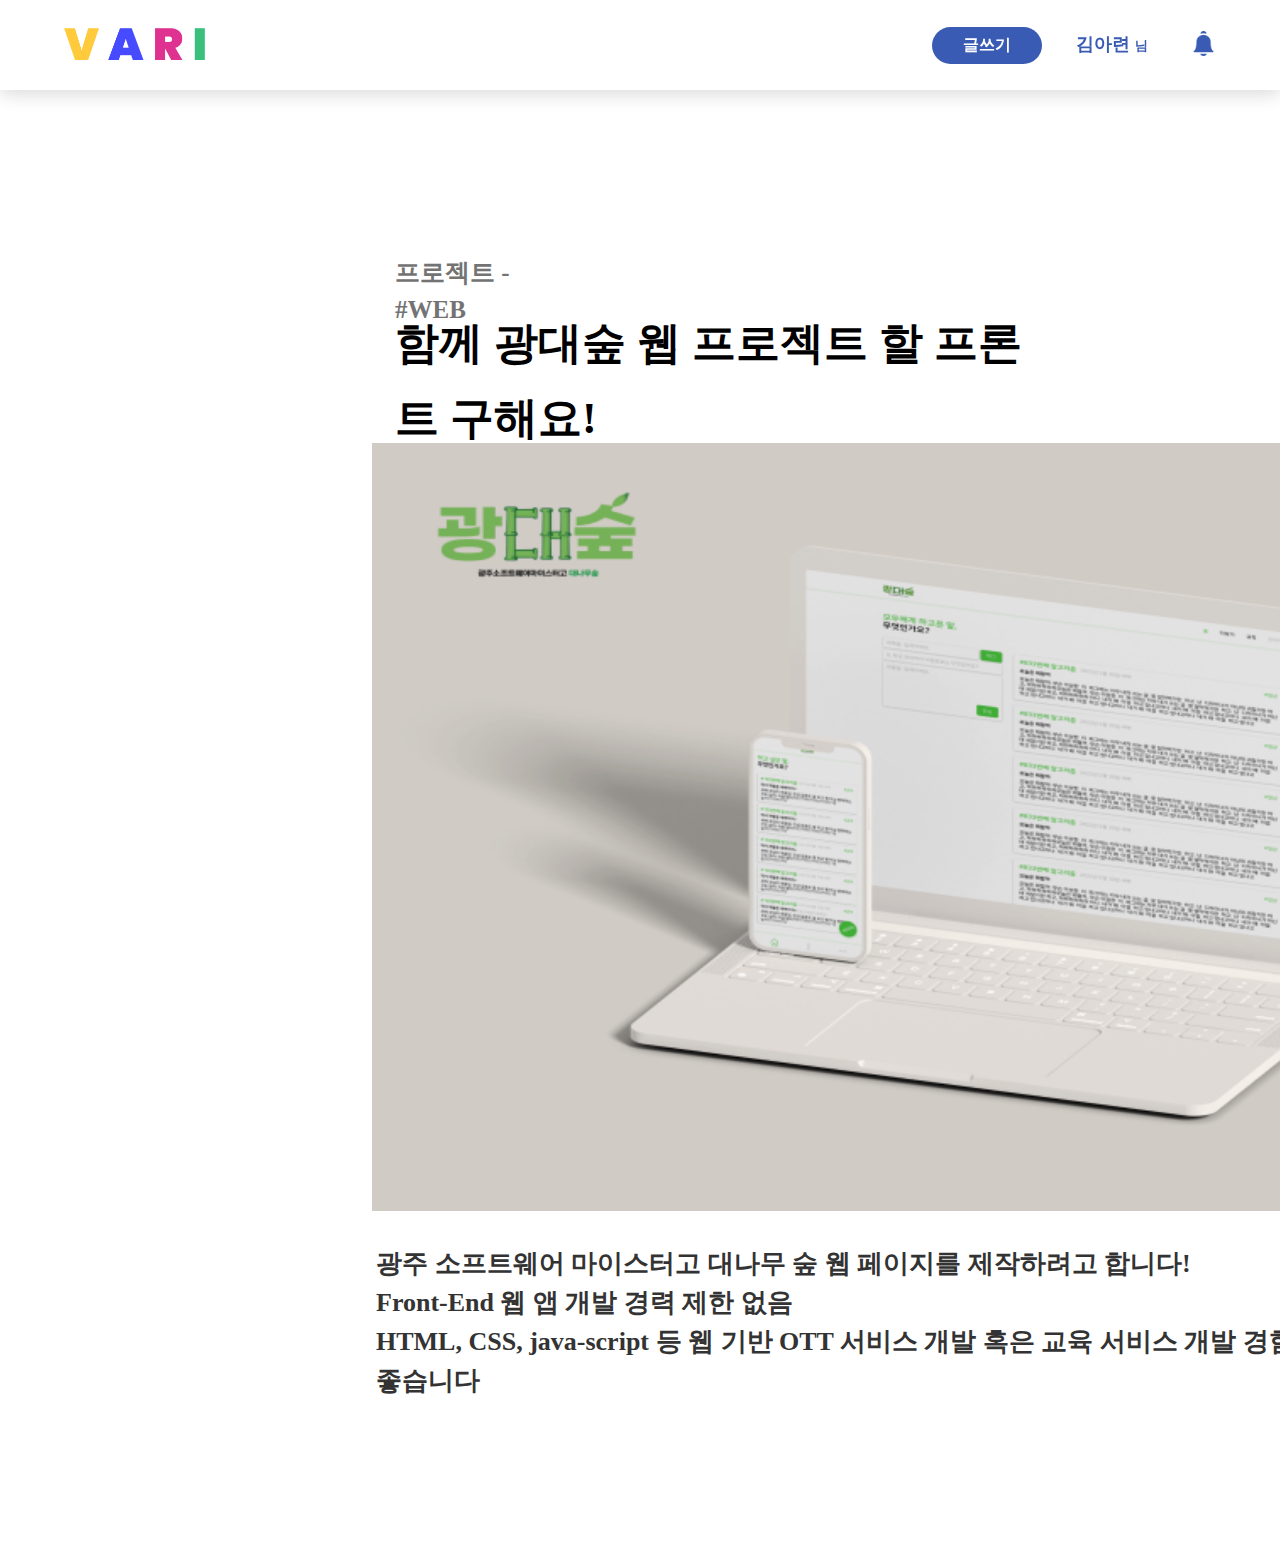
<file: show/show.html>
<!DOCTYPE html>
<html lang="en">

<head>
    <meta charset="UTF-8">
    <meta http-equiv="X-UA-Compatible" content="IE=edge">
    <meta name="viewport" content="width=device-width, initial-scale=1.0">
    <link rel="stylesheet" href="./show.css">
    <title>Document</title>
</head>

<body>
    <header>
        <div class="nav-wrapper">
            <a href="main_page.html"><img class="logo_img" src="VARI.png" alt=""></a>
            <div class="content">
                <a href="#"><button class="write">글쓰기</button></a>
                <div id="menu">
                    <ul>
                        <li><a class="name" href="#"></span>김아련 <span class="nim">님</span></a>
                            <ul>
                                <li class="submenu"><a href="#">마이페이지</a></li>
                                <li class="submenu"><a href="#">로그아웃</a></li>
                            </ul>
                        </li>
                    </ul>
                </div>

                <a href="#"><img class="bell-img" src="bell.png" alt=""></a>


            </div>
        </div>
    </header>


    <div style="overflow: scroll">
        <p id="study">프로젝트 - #WEB</p>
        <p id="title">함께 광대숲 웹 프로젝트 할 프론트 구해요!</p>
        <div id="dropdown">
            <p>참고자료</p>
            <!-- <button class="down"></button> -->
            <button type="button" onclick="ShowImg()"></button></a>
            <div style="display: none;" id="drop-content">
                <!-- <a href='#'>기능명세서.png</a>
                <a href='#'>개발계획서.png</a> -->
                <img src="drop.png">
            </div>
        </div>

        <img src="project.png" id="bamboo">
        <p id="content">
            광주 소프트웨어 마이스터고 대나무 숲 웹 페이지를 제작하려고 합니다! <br>
            Front-End 웹 앱 개발 경력 제한 없음 <br>
            HTML, CSS, java-script 등 웹 기반 OTT 서비스 개발 혹은 교육 서비스 개발 경험 보유자였으면 더 좋습니다 <br>
        </p>
        <a href="./show_apply.html"><button id="applybutton"> 신 청 </button> </a>
    </div>

    <footer>

    </footer>

    <script>
        function ShowImg() {
            let click = document.getElementById("drop-content");
            if (click.style.display === "none") {
                click.style.display = "block";
                console.log('성공');

            } else {
                click.style.display = "none";

            }
        }
    </script>
</body>

</html>
</file>
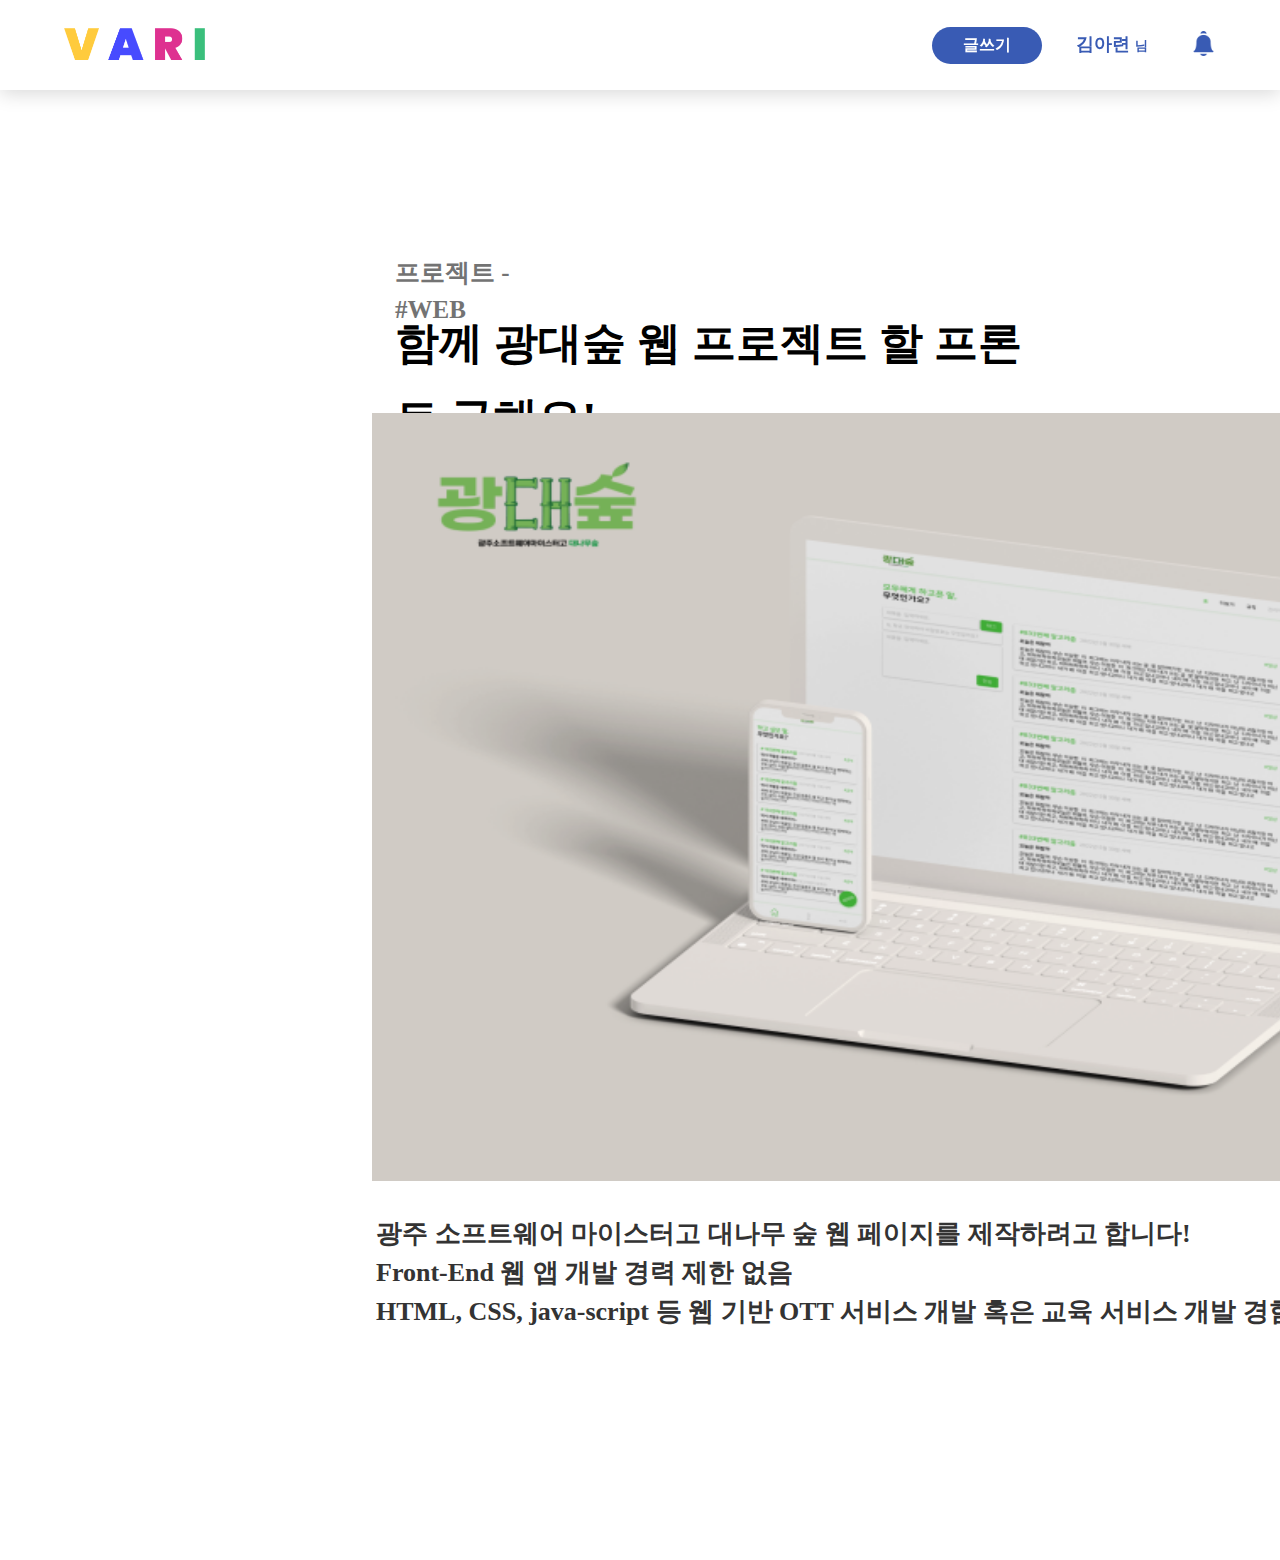
<file: show/show_apply.html>
<!DOCTYPE html>
<html lang="en">

<head>
    <meta charset="UTF-8">
    <meta http-equiv="X-UA-Compatible" content="IE=edge">
    <meta name="viewport" content="width=device-width, initial-scale=1.0">
    <link rel="stylesheet" href="./show_apply.css">
    <title>Document</title>
</head>

<body>
    <header>
        <div class="nav-wrapper">
            <a href="main_page.html"><img class="logo_img" src="VARI.png" alt=""></a>
            <div class="content">
                <a href="#"><button class="write">글쓰기</button></a>
                <div id="menu">
                    <ul>
                        <li><a class="name" href="#"></span>김아련 <span class="nim">님</span></a>
                            <ul>
                                <li class="submenu"><a href="#">마이페이지</a></li>
                                <li class="submenu"><a href="#">로그아웃</a></li>
                            </ul>
                        </li>
                    </ul>
                </div>

                <a href="#"><img class="bell-img" src="bell.png" alt=""></a>


            </div>
        </div>
    </header>

    <div style="overflow: scroll">
        <p id="study">프로젝트 - #WEB</p>
        <p id="title">함께 광대숲 웹 프로젝트 할 프론트 구해요!</p>
        <div id="dropdown">
            <p>참고자료</p>
            <!-- <button class="down"></button> -->
            <a href="#"><button type="button"></button></a>
        </div>

        <img src="project.png" id="bamboo">
        <p id="content">
            광주 소프트웨어 마이스터고 대나무 숲 웹 페이지를 제작하려고 합니다! <br>
            Front-End 웹 앱 개발 경력 제한 없음 <br>
            HTML, CSS, java-script 등 웹 기반 OTT 서비스 개발 혹은 교육 서비스 개발 경험 보유자 우대 >.- <br>
        </p>
        <a href="#"> <button id="applybutton"> 신청완료 </button> </a>
    </div>

    <footer>

    </footer>

</body>

</html>
</file>
<file: show/show.css>
* {
    margin: 0;
    padding: 0;
    border: 0;
    font-size: 100%;
    
    vertical-align: baseline;
}
/* HTML5 display-role reset for older browsers */
article, aside, details, figcaption, figure, 
footer, header, hgroup, menu, nav, section {
    display: block;
}
body {
    height: 110vh;
    line-height: 1;
}

blockquote, q {
    quotes: none;
}
blockquote:before, blockquote:after,
q:before, q:after {
    content: '';
    content: none;
}
table {
    border-collapse: collapse;
    border-spacing: 0;
}

input:focus { 
    outline: none;
}

select:focus {
    outline: none;
}

textarea:focus {
    outline: none;
}


/*상단바*/
header{
    width: 100%;
    display: flex;
    justify-content: center;
    align-items: center;
    position: -webkit-sticky;
    position: sticky;
    top: 0px;
    height: 10vh;
    z-index: 99;
    box-shadow: 0px 4px 18px rgba(0, 0, 0, 0.15);
    background-color: #FFFFFF;
}

.logo_img{
    width: 141px;
    height: 32px;
}
.name{
    font-family: 'Poppins', sans-serif;
    text-decoration: none;
    font-family: Poppins;
    font-style: normal;
    font-weight: 600;
    font-size: 18px;
    line-height: 30px;
    color: #395BB4;
}
.write{
    width: 110px;
    height: 37px;
    background: #395BB4;
    border-radius: 50px;
    align-items: center;
    color: white;
    font-family: 'Poppins', sans-serif;
    font-style: normal;
    font-weight: 600;
    font-size: 16px;
    line-height: 30px;
    cursor: pointer;
}

.nim{
    font-family: 'Poppins', sans-serif;
    font-style: normal;
    font-weight: 600;
    font-size: 13px;
    line-height: 30px;
    color: #395BB4;
}

/* a태그에 텍스트 밑줄을 없애고 색상을 #333 */
a {
    text-decoration: none;
    color: #333;
}
/* 글자크기를 16px 맑은 고딕 굵게하고 width넓이 700, 높이 50만큼 배경색은 #ccc, 글자색은 검정색, 라인높이50px
menu박스 가운데정렬, 글자가운데 정렬 */
#menu {
    text-align: center; 
}
#menu > ul{
    display: flex;
    justify-content: space-between;
    align-items: center;
    list-style: none;
    height: 14vh;
}

/* menu태그 자식의 ul의 자식 li를 왼쪽정렬과 넓이 140설정 */
#menu > ul > li {
    float:left;
    width:140px;
    position:relative;
    text-align: center;
    list-style: none;
}

#menu > ul > li > ul {
    width:140px;
    height: 90px;
    display:none;
    position: absolute;
    background: #FFFFFF;
    border-radius: 10px;
    border: 1px solid #a4a4a4;
    margin-top: 3px;

}
#menu > ul > li > ul > li{
    list-style: none;
}


#menu > ul > li:hover > ul {
    display:block;
    box-shadow: 1px 1px 10px 0 rgba(0,0,0,0.1);

}

.submenu{
    margin: 17px 0 10px 0;
    font-family: Poppins;
    font-style: normal;
    font-weight: 600;
    font-size: 14px;
    line-height: 21px;
}

.submenu > a{
    font-size: 14px;
    color:  #a4a4a4;
}

.submenu > a:hover{
    font-weight: bold;
    color:  #395BB4;
    transition-duration: 0.3s;  
}

.bell-img{
    width: 25px;
    margin-left: 1vh;
}

.mail > li{
    list-style: none;
}

.mail > li > img{
    width: 215px;
}

.nav-wrapper {
    width: 90%;
    height: 15vh;
    display: flex;
    justify-content: space-between;
    align-items: center;
    z-index: 99;
}
.content {
    display: flex;
    justify-content: center;
    align-items: center;
    font-weight: bold;
}

#study {
    position: absolute;
    width: 10%;
    /* height: 38px; */
    left: 395px;
    top: 254px;

    font-family: Poppins;
    font-style: normal;
    font-weight: 600;
    font-size: 25px;
    line-height: 37px;


    color: #737373;
}

#title {
    position: absolute;
    width: 50%;
    /* height: 75px; */
    left: 395px;
    top: 306px;

    font-family: Poppins;
    font-style: normal;
    font-weight: 600;
    font-size: 44px;
    line-height: 75px;
    color: #000000;
}

#dropdown p {
    position: absolute;
    width: 83px;
    height: 32px;
    left: 1541px;
    top: 332px;

    font-family: Poppins;
    font-style: normal;
    font-weight: 600;
    font-size: 21px;
    line-height: 31px;
    /* identical to box height */


    color: #484848;
}

#dropdown button {
    /* background-image: url('down.png'); */
    background-image: url('down.png');
    background-repeat:no-repeat;
    background-position: center;
    background-size: 25px 25px;
    background-color: #FFFFFF;

    position: absolute;
    width: 30px;
    height: 30px;

    left: 1629px;
    top: 330px;
}

#drop-content img {
    width: 227px;
    height: 155px;

    position: absolute;
    left: 1489px;
    top: 380px;

    z-index: 5;
}

#bamboo {
    position: absolute;
    width: 1300px;
    height: 768px;
    left: 372px;
    top: 413px;
    margin-top: 30px;
    

    z-index: 1;
}

#content {
    position: absolute;
    width: 1132px;
    height: 104px;
    left: 416px;
    top: 1184px;

    font-family: Poppins;
    font-style: normal;
    font-weight: bold;
    font-size: 26px;
    line-height: 39px;
    
    margin-top: 60px;
    margin-left: -40px;

    color: #333333;
}

#applybutton {
    position: absolute;
    width: 130px;
    height: 60px;
    left: 1561px;
    top: 1399px;

    background: #3f60b4;
    border-radius: 14px;
    position: absolute;
    /* width: 59px;
    height: 42px;
    left: 1415px;
    top: 1269px; */

    font-family: Poppins;
    font-style: normal;
    font-weight: 600;
    font-size: 28px;
    line-height: 42px;
    /* identical to box height */

    color: #FFFFFF;

}

footer {
    width:100%;
    height:100px;
    position:absolute;
    bottom:0;
    top: 1460px;
}
</file>
<file: show/show_apply.css>
* {
    margin: 0;
    padding: 0;
    border: 0;
    font-size: 100%;
    
    vertical-align: baseline;
}
/* HTML5 display-role reset for older browsers */
article, aside, details, figcaption, figure, 
footer, header, hgroup, menu, nav, section {
    display: block;
}
body {
    height: 110vh;
    line-height: 1;
}

blockquote, q {
    quotes: none;
}
blockquote:before, blockquote:after,
q:before, q:after {
    content: '';
    content: none;
}
table {
    border-collapse: collapse;
    border-spacing: 0;
}

input:focus { 
    outline: none;
}

select:focus {
    outline: none;
}

textarea:focus {
    outline: none;
}


/*상단바*/
header{
    width: 100%;
    display: flex;
    justify-content: center;
    align-items: center;
    position: -webkit-sticky;
    position: sticky;
    top: 0px;
    height: 10vh;
    z-index: 99;
    box-shadow: 0px 4px 18px rgba(0, 0, 0, 0.15);
    background-color: #FFFFFF;
}

.logo_img{
    width: 141px;
    height: 32px;
}
.name{
    font-family: 'Poppins', sans-serif;
    text-decoration: none;
    font-family: Poppins;
    font-style: normal;
    font-weight: 600;
    font-size: 18px;
    line-height: 30px;
    color: #395BB4;
}
.write{
    width: 110px;
    height: 37px;
    background: #395BB4;
    border-radius: 50px;
    align-items: center;
    color: white;
    font-family: 'Poppins', sans-serif;
    font-style: normal;
    font-weight: 600;
    font-size: 16px;
    line-height: 30px;
    cursor: pointer;
}

.nim{
    font-family: 'Poppins', sans-serif;
    font-style: normal;
    font-weight: 600;
    font-size: 13px;
    line-height: 30px;
    color: #395BB4;
}

/* a태그에 텍스트 밑줄을 없애고 색상을 #333 */
a {
    text-decoration: none;
    color: #333;
}
/* 글자크기를 16px 맑은 고딕 굵게하고 width넓이 700, 높이 50만큼 배경색은 #ccc, 글자색은 검정색, 라인높이50px
menu박스 가운데정렬, 글자가운데 정렬 */
#menu {
    text-align: center; 
}
#menu > ul{
    display: flex;
    justify-content: space-between;
    align-items: center;
    list-style: none;
    height: 14vh;
}

/* menu태그 자식의 ul의 자식 li를 왼쪽정렬과 넓이 140설정 */
#menu > ul > li {
    float:left;
    width:140px;
    position:relative;
    text-align: center;
    list-style: none;
}

#menu > ul > li > ul {
    width:140px;
    height: 90px;
    display:none;
    position: absolute;
    background: #FFFFFF;
    border-radius: 10px;
    border: 1px solid #a4a4a4;
    margin-top: 3px;

}
#menu > ul > li > ul > li{
    list-style: none;
}


#menu > ul > li:hover > ul {
    display:block;
    box-shadow: 1px 1px 10px 0 rgba(0,0,0,0.1);

}

.submenu{
    margin: 17px 0 10px 0;
    font-family: Poppins;
    font-style: normal;
    font-weight: 600;
    font-size: 14px;
    line-height: 21px;
}

.submenu > a{
    font-size: 14px;
    color:  #a4a4a4;
}

.submenu > a:hover{
    font-weight: bold;
    color:  #395BB4;
    transition-duration: 0.3s;  
}

.bell-img{
    width: 25px;
    margin-left: 1vh;
}

.mail > li{
    list-style: none;
}

.mail > li > img{
    width: 215px;
}

.nav-wrapper {
    width: 90%;
    height: 15vh;
    display: flex;
    justify-content: space-between;
    align-items: center;
    z-index: 99;
}
.content {
    display: flex;
    justify-content: center;
    align-items: center;
    font-weight: bold;
}

#study {
    position: absolute;
    width: 10%;
    /* height: 38px; */
    left: 395px;
    top: 254px;

    font-family: Poppins;
    font-style: normal;
    font-weight: 600;
    font-size: 25px;
    line-height: 37px;


    color: #737373;
}

#title {
    position: absolute;
    width: 50%;
    /* height: 75px; */
    left: 395px;
    top: 306px;

    font-family: Poppins;
    font-style: normal;
    font-weight: 600;
    font-size: 44px;
    line-height: 75px;
    color: #000000;
}

#dropdown p {
    position: absolute;
    width: 83px;
    height: 32px;
    left: 1541px;
    top: 362px;

    font-family: Poppins;
    font-style: normal;
    font-weight: 600;
    font-size: 21px;
    line-height: 31px;
    /* identical to box height */


    color: #484848;
}

#dropdown button {
    /* background-image: url('down.png'); */
    background-image: url('down.png');
    background-repeat:no-repeat;
    background-position: center;
    background-size: 25px 25px;
    background-color: #FFFFFF;

    position: absolute;
    width: 30px;
    height: 30px;

    left: 1629px;
    top: 360px;
}

#applybutton {
    position: absolute;
    width: 190px;
    height: 60px;
    /* left: 1539px;
    top: 1400px; */
    left: 1521px;
    top: 1399px;

    background: #C7CFE3;
    border-radius: 10px;

    font-family: Poppins;
    font-style: normal;
    font-weight: 600;
    font-size: 28px;
    line-height: 42px;

    color: #FFFFFF;

}

#bamboo {
    position: absolute;
    width: 1300px;
    height: 768px;
    left: 372px;
    top: 413px;
}

#content {
    position: absolute;
    width: 1132px;
    height: 104px;
    left: 416px;
    top: 1154px;

    font-family: Poppins;
    font-style: normal;
    font-weight: bold;
    font-size: 26px;
    line-height: 39px;
    
    margin-top: 60px;
    margin-left: -40px;

    color: #333333;
}

footer {
    width:100%;
    height:100px;
    position:absolute;
    bottom:0;
    top: 1460px;
}
</file>
